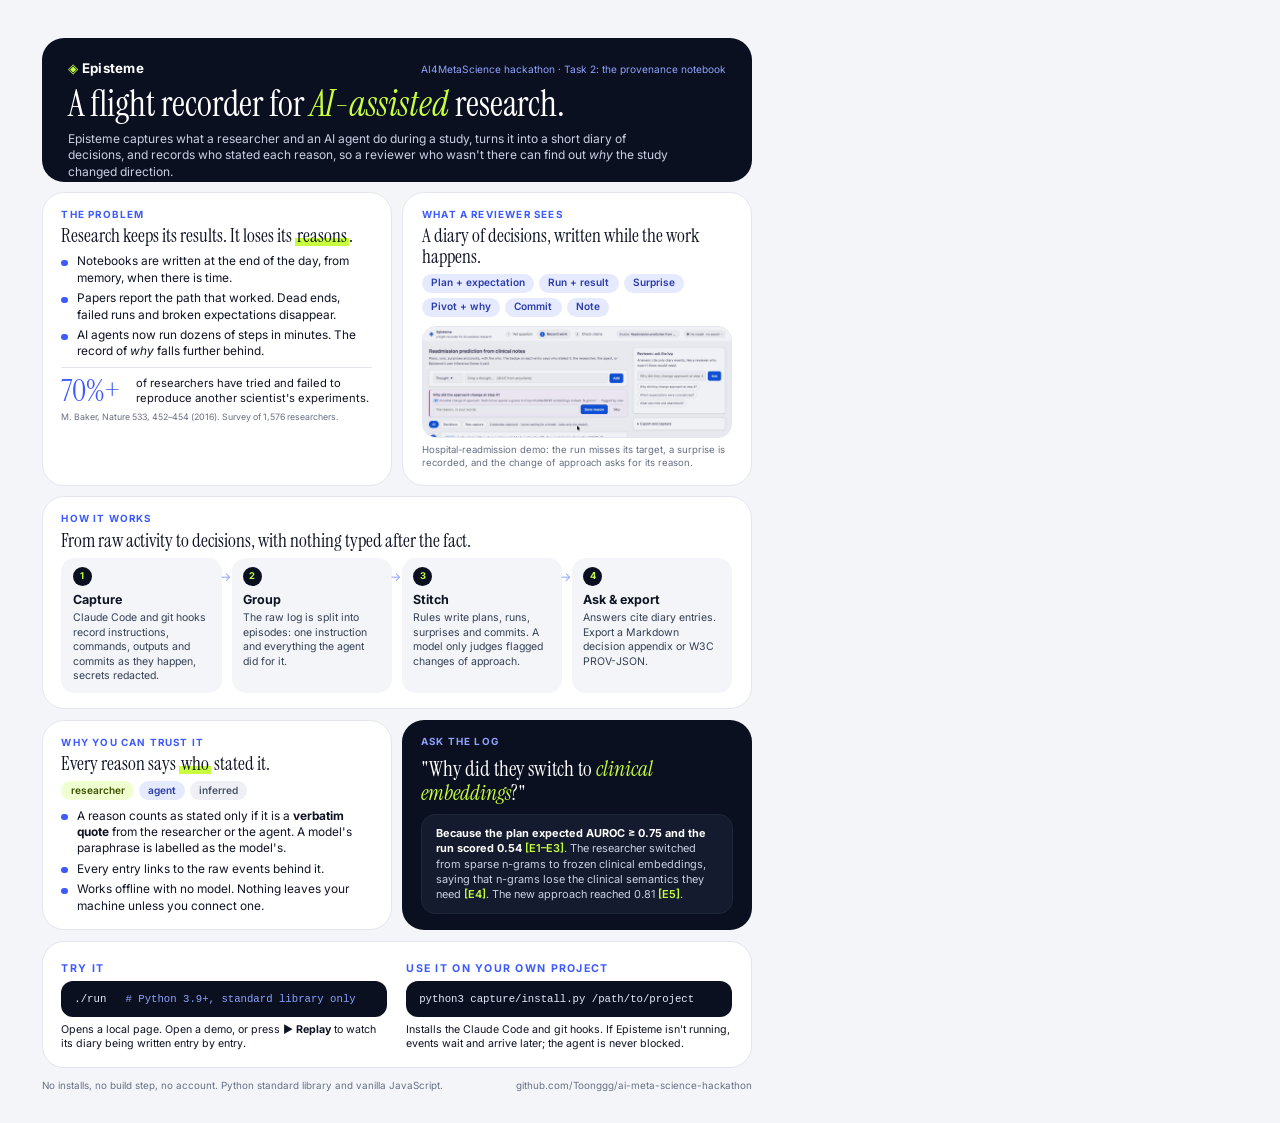
<file: docs/graphic-explainer.html>
<!doctype html>
<html lang="en">
<head>
<meta charset="utf-8">
<title>Episteme: one-page overview</title>
<link rel="preconnect" href="https://fonts.googleapis.com">
<link href="https://fonts.googleapis.com/css2?family=Inter:wght@400;500;600;700&family=Instrument+Serif:ital@0;1&display=swap" rel="stylesheet">
<style>
  /* Palette from PALETTE.md: navy and electric blue with a neon lime accent. Print with:
     "Google Chrome" --headless --no-pdf-header-footer --print-to-pdf=docs/one-pager.pdf docs/one-pager.html */
  :root {
    --navy: #0b1020; --navy-2: #151b2e; --navy-3: #1f2638; --ink: #0e1424;
    --blue: #3d5afe; --blue-2: #8ea2ff; --blue-tint: #e6eaff;
    --lime: #c8ff3d; --lime-tint: #f0ffd0;
    --bg: #f4f5f8; --card: #ffffff; --border: #e3e6ee; --muted: #667085;
    --r: 22px;
  }
  @page { size: A4; margin: 0; }
  * { box-sizing: border-box; }
  html, body { margin: 0; }
  body { width: 210mm; height: 297mm; overflow: hidden; background: var(--bg); color: var(--ink);
         font: 8.9pt/1.38 Inter, system-ui, sans-serif; -webkit-print-color-adjust: exact; print-color-adjust: exact; }
  .page { padding: 10mm 11mm 8mm; height: 100%; display: flex; flex-direction: column; gap: 2.8mm; }
  h1, h2, .serif { font-family: "Instrument Serif", Georgia, serif; font-weight: 400; margin: 0; }
  em { font-style: italic; }
  .lime { background: linear-gradient(transparent 58%, var(--lime) 58%, var(--lime) 92%, transparent 92%); padding: 0 2px; }
  .kicker { font-size: 7.4pt; font-weight: 700; letter-spacing: .12em; text-transform: uppercase; color: var(--blue); margin: 0 0 1.2mm; }
  p { margin: 0; }

  .hero { background: var(--navy); color: #fff; border-radius: var(--r); padding: 5.5mm 7mm 7mm; position: relative; overflow: hidden; }
  .hero .top { display: flex; justify-content: space-between; align-items: baseline; }
  .brand { font-weight: 700; font-size: 10pt; letter-spacing: .02em; }
  .brand::before { content: "◈ "; color: var(--lime); }
  .tag { font-size: 7.6pt; color: var(--blue-2); }
  .hero h1 { font-size: 27pt; line-height: 1.02; margin: 2.5mm 0 2mm; max-width: 150mm; }
  .hero h1 em { color: var(--lime); }
  .hero p { color: #c9d0e4; font-size: 9pt; max-width: 160mm; }

  .grid { display: grid; grid-template-columns: minmax(0,1fr) minmax(0,1fr); gap: 2.8mm; }
  .card { background: var(--card); border: 1px solid var(--border); border-radius: var(--r); padding: 4mm 5mm; min-width: 0; }
  .card h2 { font-size: 14pt; line-height: 1.08; margin-bottom: 1.8mm; }
  ul { margin: 0; padding: 0; list-style: none; display: grid; gap: 1.1mm; }
  li { padding-left: 4mm; position: relative; }
  li::before { content: ""; position: absolute; left: 0; top: .55em; width: 1.6mm; height: 1.6mm; border-radius: 50%; background: var(--blue); }
  .stat { display: flex; gap: 4mm; align-items: center; margin-top: 2mm; padding-top: 2mm; border-top: 1px solid var(--border); }
  .stat b { font-family: "Instrument Serif", serif; font-weight: 400; font-size: 23pt; line-height: 1; color: var(--blue); }
  .stat span { font-size: 8.4pt; }
  .src { font-size: 6.6pt; color: var(--muted); margin-top: 1mm; }

  .flow { display: grid; grid-template-columns: repeat(4, 1fr); gap: 2.6mm; margin-top: 1mm; }
  .step { background: var(--bg); border-radius: 14px; padding: 2.4mm 3mm; position: relative; }
  .step .n { display: inline-grid; place-items: center; width: 5mm; height: 5mm; border-radius: 50%; background: var(--navy); color: var(--lime);
             font-size: 7pt; font-weight: 700; margin-bottom: 1.4mm; }
  .step b { display: block; font-size: 9.4pt; margin-bottom: .8mm; }
  .step p { font-size: 7.9pt; color: #344054; }
  .step:not(:last-child)::after { content: "→"; position: absolute; right: -2.4mm; top: 3mm; color: var(--blue-2); font-size: 9pt; }

  .chips { display: flex; flex-wrap: wrap; gap: 1.4mm; margin: 2mm 0 0; }
  .chip { font-size: 7.6pt; font-weight: 600; padding: .6mm 2.4mm; border-radius: 999px; background: var(--blue-tint); color: #2a3ca8; }
  .chip.l { background: var(--lime-tint); color: #3a5200; }
  .chip.g { background: #eef0f5; color: #475467; }

  .shot { border-radius: 14px; overflow: hidden; border: 1px solid var(--border); margin-top: 2.6mm; }
  .shot img { display: block; width: 100%; height: 29mm; object-fit: cover; object-position: top left; }
  .cap { font-size: 7.2pt; color: var(--muted); margin-top: 1.4mm; }

  .ask { background: var(--navy); color: #fff; border-radius: var(--r); padding: 4mm 5mm; display: flex; flex-direction: column; gap: 2.4mm; justify-content: center; min-width: 0; }
  .ask .q { font-family: "Instrument Serif", serif; font-size: 16pt; line-height: 1.1; }
  .ask .q em { color: var(--lime); }
  .ask .a { font-size: 8.2pt; color: #c9d0e4; background: var(--navy-2); border: 1px solid var(--navy-3); border-radius: 14px; padding: 3mm 3.6mm; }
  .ask .a b { color: #fff; }
  .ref { color: var(--lime); font-weight: 600; }

  .run { display: grid; grid-template-columns: minmax(0,1fr) minmax(0,1fr); gap: 5mm; }
  .run p { margin-top: 1.4mm; font-size: 8pt; }
  code { font: 500 8pt/1.4 ui-monospace, SFMono-Regular, Menlo, monospace; }
  pre { white-space: pre-wrap; margin: 1.2mm 0 0; background: var(--navy); color: #e6eaff; border-radius: 12px; padding: 2.6mm 3.4mm; }
  pre code .c { color: var(--blue-2); }
  .foot { margin-top: auto; display: flex; justify-content: space-between; font-size: 7.4pt; color: var(--muted); }
</style>
</head>
<body>
<div class="page">

  <section class="hero">
    <div class="top"><span class="brand">Episteme</span><span class="tag">AI4MetaScience hackathon · Task 2: the provenance notebook</span></div>
    <h1>A flight recorder for <em>AI-assisted</em> research.</h1>
    <p>Episteme captures what a researcher and an AI agent do during a study, turns it into a short diary of decisions,
       and records who stated each reason, so a reviewer who wasn't there can find out <i>why</i> the study changed direction.</p>
  </section>

  <div class="grid">
    <section class="card">
      <p class="kicker">The problem</p>
      <h2>Research keeps its results. It loses its <span class="lime">reasons</span>.</h2>
      <ul>
        <li>Notebooks are written at the end of the day, from memory, when there is time.</li>
        <li>Papers report the path that worked. Dead ends, failed runs and broken expectations disappear.</li>
        <li>AI agents now run dozens of steps in minutes. The record of <i>why</i> falls further behind.</li>
      </ul>
      <div class="stat"><b>70%+</b><span>of researchers have tried and failed to reproduce another scientist's experiments.</span></div>
      <p class="src">M. Baker, Nature 533, 452–454 (2016). Survey of 1,576 researchers.</p>
    </section>

    <section class="card">
      <p class="kicker">What a reviewer sees</p>
      <h2>A diary of decisions, written while the work happens.</h2>
      <div class="chips">
        <span class="chip">Plan + expectation</span><span class="chip">Run + result</span><span class="chip">Surprise</span>
        <span class="chip">Pivot + why</span><span class="chip">Commit</span><span class="chip">Note</span>
      </div>
      <div class="shot"><img src="../promo/assets/timeline.jpg" alt="Episteme diary timeline"></div>
      <p class="cap">Hospital-readmission demo: the run misses its target, a surprise is recorded, and the change of approach asks for its reason.</p>
    </section>
  </div>

  <section class="card">
    <p class="kicker">How it works</p>
    <h2>From raw activity to decisions, with nothing typed after the fact.</h2>
    <div class="flow">
      <div class="step"><span class="n">1</span><b>Capture</b><p>Claude Code and git hooks record instructions, commands, outputs and commits as they happen, secrets redacted.</p></div>
      <div class="step"><span class="n">2</span><b>Group</b><p>The raw log is split into episodes: one instruction and everything the agent did for it.</p></div>
      <div class="step"><span class="n">3</span><b>Stitch</b><p>Rules write plans, runs, surprises and commits. A model only judges flagged changes of approach.</p></div>
      <div class="step"><span class="n">4</span><b>Ask &amp; export</b><p>Answers cite diary entries. Export a Markdown decision appendix or W3C PROV-JSON.</p></div>
    </div>
  </section>

  <div class="grid">
    <section class="card">
      <p class="kicker">Why you can trust it</p>
      <h2>Every reason says <span class="lime">who</span> stated it.</h2>
      <div class="chips"><span class="chip l">researcher</span><span class="chip">agent</span><span class="chip g">inferred</span></div>
      <ul style="margin-top:2mm">
        <li>A reason counts as stated only if it is a <b>verbatim quote</b> from the researcher or the agent. A model's paraphrase is labelled as the model's.</li>
        <li>Every entry links to the raw events behind it.</li>
        <li>Works offline with no model. Nothing leaves your machine unless you connect one.</li>
      </ul>
    </section>

    <section class="ask">
      <p class="kicker" style="color:var(--blue-2);margin:0">Ask the log</p>
      <p class="q">"Why did they switch to <em>clinical embeddings</em>?"</p>
      <p class="a"><b>Because the plan expected AUROC ≥ 0.75 and the run scored 0.54</b> <span class="ref">[E1–E3]</span>. The researcher switched from sparse n-grams to frozen clinical embeddings, saying that n-grams lose the clinical semantics they need <span class="ref">[E4]</span>. The new approach reached 0.81 <span class="ref">[E5]</span>.</p>
    </section>
  </div>

  <section class="card run">
    <div>
      <p class="kicker">Try it</p>
      <pre><code>./run   <span class="c"># Python 3.9+, standard library only</span></code></pre>
      <p>Opens a local page. Open a demo, or press <b>▶ Replay</b> to watch its diary being written entry by entry.</p>
    </div>
    <div>
      <p class="kicker">Use it on your own project</p>
      <pre><code>python3 capture/install.py /path/to/project</code></pre>
      <p>Installs the Claude Code and git hooks. If Episteme isn't running, events wait and arrive later; the agent is never blocked.</p>
    </div>
  </section>

  <div class="foot"><span>No installs, no build step, no account. Python standard library and vanilla JavaScript.</span><span>github.com/Toonggg/ai-meta-science-hackathon</span></div>
</div>
</body>
</html>
</file>
